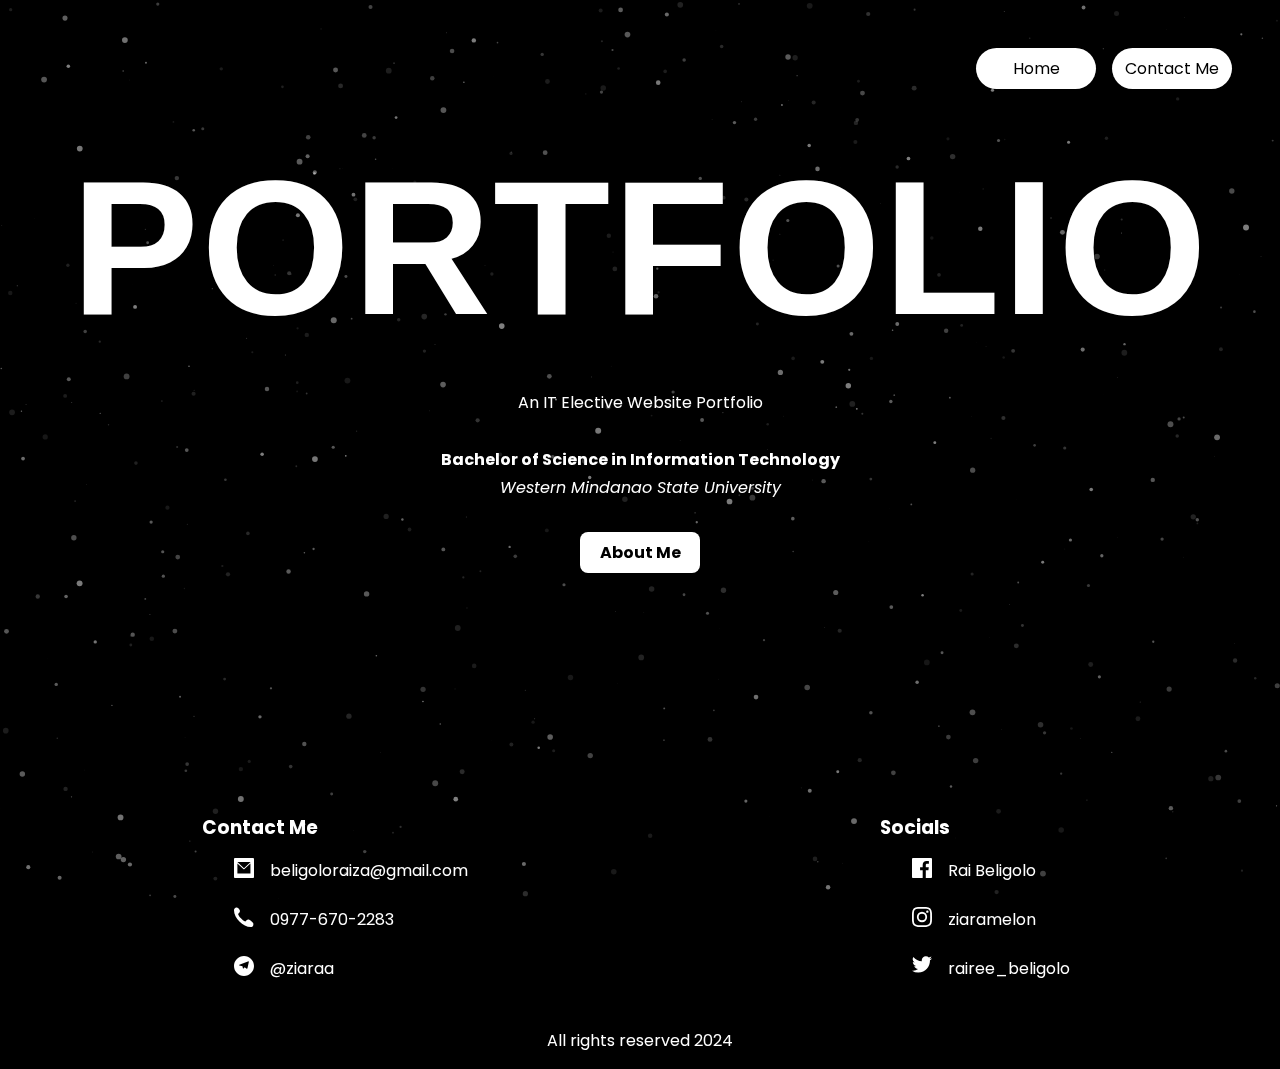
<file: index.html>
<!DOCTYPE html>
<html lang="en">
<head>
    <meta charset="UTF-8">
    <meta name="viewport" content="width=device-width, initial-scale=1.0">
    <title>My Portfolio | Raiza Beligolo</title>

    <link rel="stylesheet" href="utils.css">
    <link rel="stylesheet" href="style.css">

    <link rel="icon" type="image/png" sizes="32x32" href="img/rai_icon.jpg">
</head>
<body>
    
    <div id="bg"></div>

    <header>
        <svg class="menu" width="20" height="20" xmlns="http://www.w3.org/2000/svg" viewBox="0 0 20 20">
            <path 
              d="M2 4.5h16a1 1 0 1 0 0-2H2a1 1 0 1 0 0 2zm0 6h16a1 1 0 1 0 0-2H2a1 1 0 1 0 0 2zm0 6h16a1 1 0 1 0 0-2H2a1 1 0 1 0 0 2z" 
              fill="#fff" 
              fill-rule="nonzero"
            />
        </svg>
          
        <nav>
            <a class="head" href="#">Home</a>
            <a class="head" href="#contact">Contact Me</a>
        </nav>
    </header>

    <div class="menu_link">
        <a class="linkss" href="#">Home</a>
        <a class="linkss" href="#contact">Contact Me</a>
    </div>

    <main id="main">
        <h1 class="title">PORTFOLIO</h1>

        <div class="info">
            <p>An IT Elective Website Portfolio</p>
            <div class="wmsu">
                <p>Bachelor of Science in Information Technology</p>
                <i>Western Mindanao State University</i>
            </div>
            <a href="projects/about.html" class="about">About Me</a>

        </div>
    </main>

    <footer id="contact">
        <div class="con">
            <h3>Contact Me</h3>
            <div class="wrapper">

                <div class="social">
                    <svg width="20" height="20" xmlns="http://www.w3.org/2000/svg" viewBox="0 0 20 20">
                        <path 
                          d="M1.104 0C0.494 0 0 .494 0 1.104v17.792C0 19.506.494 20 1.104 20h17.792c.61 0 1.104-.494 1.104-1.104V1.104C20 .494 19.506 0 18.896 0H1.104zm2.29 4h13.212L10 10.21 3.394 4zm0 1.395l6.24 5.748c.154.142.41.142.564 0l6.24-5.748v10.211H3.394V5.395z" 
                          fill="#fff" 
                          fill-rule="nonzero"
                        />
                    </svg>
                    <p>beligoloraiza@gmail.com</p>
                </div>
    
                <div class="social">
                    <svg width="20" height="20" xmlns="http://www.w3.org/2000/svg" viewBox="0 0 20 20">
                        <path 
                          d="M15.296 12.752c-.922-.456-2.028-.225-2.717.465l-1.181 1.181c-1.743-.606-3.234-1.712-4.432-3.198C5.77 10.234 4.667 8.743 4.06 7l1.181-1.181c.69-.69.921-1.795.465-2.717L4.38 1.332C3.637.59 2.484.39 1.565.8.618 1.222 0 2.15 0 3.171 0 11.036 8.964 20 16.828 20c1.02 0 1.95-.618 2.371-1.565.412-.918.212-2.072-.532-2.815l-1.789-1.789z" 
                          fill="#fff" 
                          fill-rule="nonzero"
                        />
                    </svg>
                    <p>0977-670-2283</p>
                </div>
    
                <div class="social">
                    <svg width="20" height="20" xmlns="http://www.w3.org/2000/svg" viewBox="0 0 20 20">
                        <path 
                          d="M0 10c0 5.523 4.477 10 10 10s10-4.477 10-10S15.523 0 10 0 0 4.477 0 10zm14.508-4.573c.205-.106.421.13.372.35l-1.422 6.54c-.07.326-.458.477-.751.31l-2.076-1.318-1.09 1.066c-.225.22-.598.081-.661-.23l-.393-1.935L5.32 9.405c-.29-.105-.29-.519.004-.615l8.586-3.363a.317.317 0 01.598.1z" 
                          fill="#fff" 
                          fill-rule="nonzero"
                        />
                    </svg>  
                    <p>@ziaraa</p>
                </div>
            </div>
        </div>

        <div class="socmed">
            <h3>Socials</h3>

            <div class="wrapper">

                <div class="social">
                    <svg width="20" height="20" xmlns="http://www.w3.org/2000/svg"><path d="M18.896 0H1.104C.494 0 0 .494 0 1.104v17.793C0 19.506.494 20 1.104 20h9.58v-7.745H8.076V9.237h2.606V7.01c0-2.583 1.578-3.99 3.883-3.99 1.104 0 2.052.082 2.329.119v2.7h-1.598c-1.254 0-1.496.597-1.496 1.47v1.928h2.989l-.39 3.018h-2.6V20h5.098c.608 0 1.102-.494 1.102-1.104V1.104C20 .494 19.506 0 18.896 0z" fill="#fff" fill-rule="nonzero"/></svg>
                    <p>Rai Beligolo</p>
                </div>
    
                <div class="social">
                    <svg width="20" height="20" xmlns="http://www.w3.org/2000/svg"><path d="M10 1.802c2.67 0 2.987.01 4.042.059 2.71.123 3.975 1.409 4.099 4.099.048 1.054.057 1.37.057 4.04 0 2.672-.01 2.988-.057 4.042-.124 2.687-1.387 3.975-4.1 4.099-1.054.048-1.37.058-4.041.058-2.67 0-2.987-.01-4.04-.058-2.718-.124-3.977-1.416-4.1-4.1-.048-1.054-.058-1.37-.058-4.041 0-2.67.01-2.986.058-4.04.124-2.69 1.387-3.977 4.1-4.1 1.054-.048 1.37-.058 4.04-.058zM10 0C7.284 0 6.944.012 5.877.06 2.246.227.227 2.242.061 5.877.01 6.944 0 7.284 0 10s.012 3.057.06 4.123c.167 3.632 2.182 5.65 5.817 5.817 1.067.048 1.407.06 4.123.06s3.057-.012 4.123-.06c3.629-.167 5.652-2.182 5.816-5.817.05-1.066.061-1.407.061-4.123s-.012-3.056-.06-4.122C19.777 2.249 17.76.228 14.124.06 13.057.01 12.716 0 10 0zm0 4.865a5.135 5.135 0 100 10.27 5.135 5.135 0 000-10.27zm0 8.468a3.333 3.333 0 110-6.666 3.333 3.333 0 010 6.666zm5.338-9.87a1.2 1.2 0 100 2.4 1.2 1.2 0 000-2.4z" fill="#fff" fill-rule="nonzero"/></svg>
                    <p>ziaramelon</p>
                </div>
    
                <div class="social">
                    <svg width="20" height="17" xmlns="http://www.w3.org/2000/svg"><path d="M20 2.172a8.192 8.192 0 01-2.357.646 4.11 4.11 0 001.805-2.27 8.22 8.22 0 01-2.606.996A4.096 4.096 0 0013.847.248c-2.65 0-4.596 2.472-3.998 5.037A11.648 11.648 0 011.392 1a4.109 4.109 0 001.27 5.478 4.086 4.086 0 01-1.858-.513c-.045 1.9 1.318 3.679 3.291 4.075a4.113 4.113 0 01-1.853.07 4.106 4.106 0 003.833 2.849A8.25 8.25 0 010 14.658a11.616 11.616 0 006.29 1.843c7.618 0 11.923-6.434 11.663-12.205A8.354 8.354 0 0020 2.172z" fill="#fff" fill-rule="nonzero"/></svg>
                    <p>rairee_beligolo</p>
                </div>
            </div>
        </div>

        <span>All rights reserved 2024</span>
    </footer>


    <script type="text/javascript" src="particles.min.js"></script>
    <script src="script.js"></script>

    <script src="menu.js"></script>
</body>
</html>
</file>
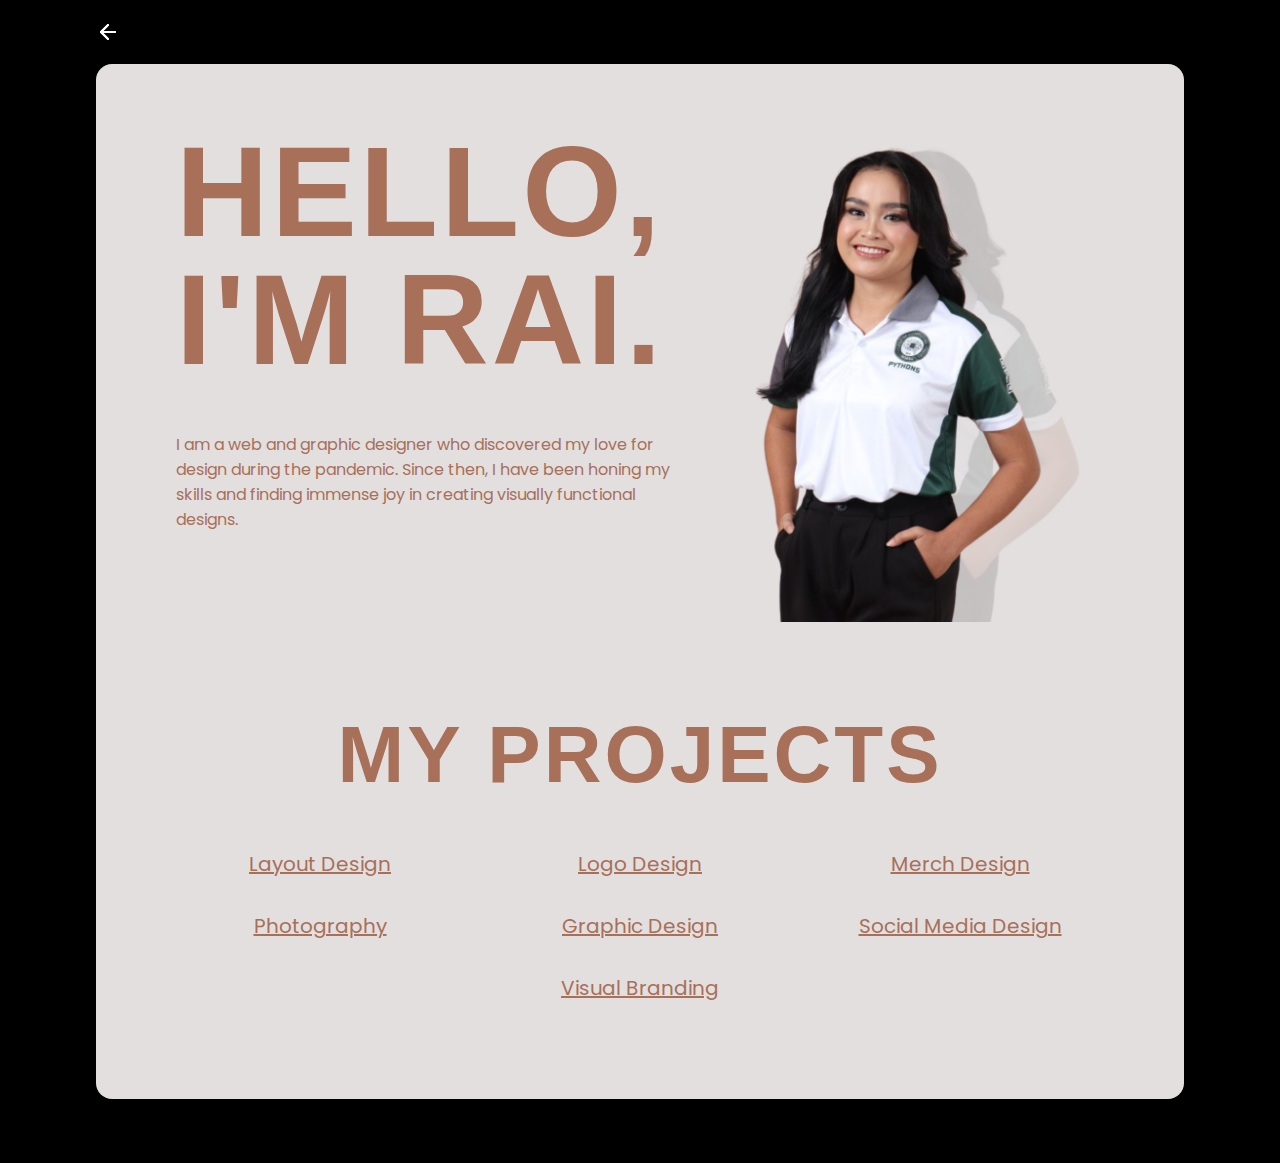
<file: projects/about.html>
<!DOCTYPE html>
<html lang="en">
<head>
    <meta charset="UTF-8">
    <meta name="viewport" content="width=device-width, initial-scale=1.0">
    <title>About | Raiza Beligolo</title>


    <link rel="icon" type="image/png" sizes="32x32" href="../img/rai_icon.jpg">
    <link rel="stylesheet" href="../utils.css">
    <link rel="stylesheet" href="styles/about.css">


</head>
<body>
    <!-- arrow right -->
    <!-- <svg xmlns="http://www.w3.org/2000/svg" width="24" height="24" viewBox="0 0 24 24" fill="none" stroke="currentColor" stroke-width="2" stroke-linecap="round" stroke-linejoin="round" class="feather feather-arrow-right">
        <line x1="5" y1="12" x2="19" y2="12"></line>
        <polyline points="12 5 19 12 12 19"></polyline>
    </svg> -->
    
    

    <section class="container">
        <a class="home__arrow" href="../index.html">
            <svg xmlns="http://www.w3.org/2000/svg" width="24" height="24" viewBox="0 0 24 24" fill="none" stroke="currentColor" stroke-width="2" stroke-linecap="round" stroke-linejoin="round" class="feather feather-arrow-left">
                <line x1="19" y1="12" x2="5" y2="12"></line>
                <polyline points="12 19 5 12 12 5"></polyline>
            <path d="M19 12H5M12 19l-7-7 7-7"/>
            </svg>
        </a>
        
        <div class="wrapper">
            <div class="hero">
                <div class="hero__container">
                    <div class="hero__text">
                        <h1>hello,</h1>
                        <h1>i'm rai.</h1>
                    </div>
            
                    <div class="hero__description">
                        <p>I am a web and graphic designer who discovered my love for design during the pandemic. Since then, I have been honing my skills and finding immense joy in creating visually functional designs.</p>
                    </div>
                </div>
        
                <div class="hero__img">
                    <img class="mainPic" src="../img/MyYPICTURE.png" alt="">
                </div>
            </div>

            <div class="project" id="project">
                <div class="project__text">
                    <h2>MY PROJECTS</h2>
                </div>

                <ul class="project__list">
                    <li><a href="layout.html">Layout Design</a></li>
                    <li><a href="logo.html">Logo Design</a></li>
                    <li><a href="merch.html">Merch Design</a></li>
                    <li><a href="photography.html">Photography</a></li>
                    <li><a href="graphic.html">Graphic Design</a></li>
                    <li><a href="social.html">Social Media Design</a></li>
                    <li><a href="visual.html">Visual Branding</a></li>
                </ul>
            </div>
        </div>
        
    </section>


</body>
</html>
</file>
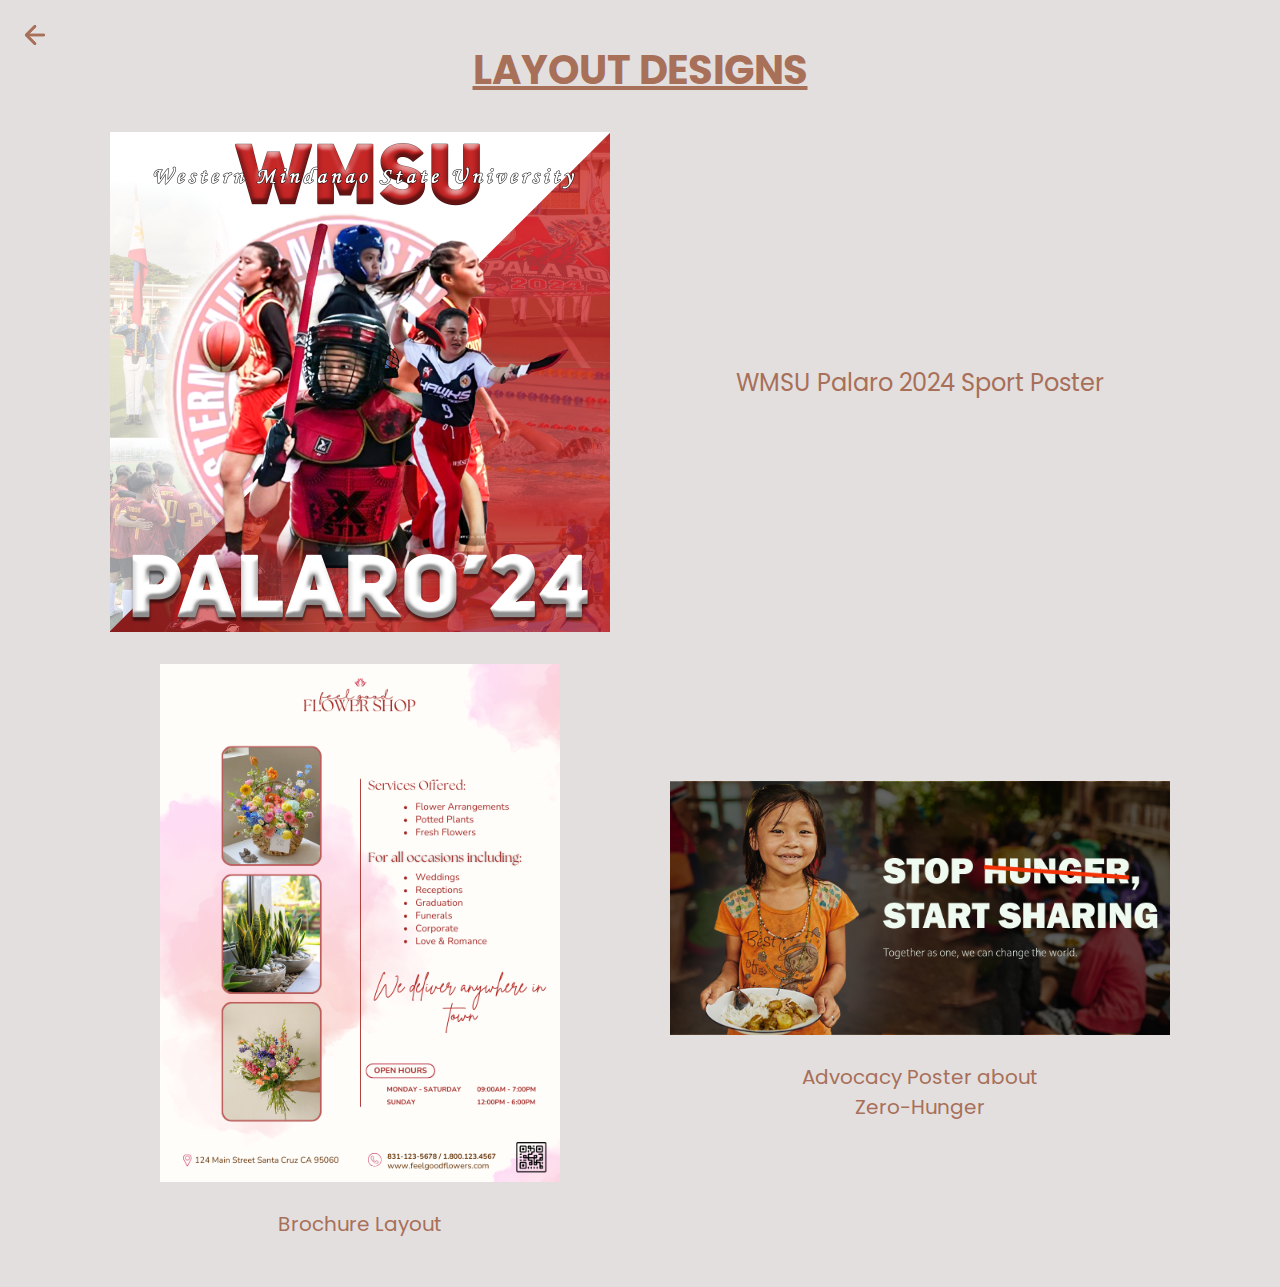
<file: projects/layout.html>
<!DOCTYPE html>
<html lang="en">
<head>
    <meta charset="UTF-8">
    <meta name="viewport" content="width=device-width, initial-scale=1.0">
    <title>Layout Design | Raiza Beligolo</title>

    <link rel="icon" type="image/png" sizes="32x32" href="../img/rai_icon.jpg">
    <link rel="stylesheet" href="../utils.css">
    <link rel="stylesheet" href="../projects/styles/layout.css">

</head>
<body>

    <a class="backBtn" href="about.html#project">
        <svg xmlns="http://www.w3.org/2000/svg" width="30" height="30" viewBox="0 0 24 24" fill="none" stroke="currentColor" stroke-width="2" stroke-linecap="round" stroke-linejoin="round" class="feather feather-arrow-left">
            <line x1="19" y1="12" x2="5" y2="12"></line>
            <polyline points="12 19 5 12 12 5"></polyline>
        <path d="M19 12H5M12 19l-7-7 7-7"/>
        </svg>
    </a>

    <h3>LAYOUT DESIGNS</h3>
    <div class="poster container">
        <img class="poster__img" src="../img/Sportposter.png" alt="">
        <p class="poster__title">WMSU Palaro 2024 Sport Poster</p>
    </div>

    <div class="layouts container">
        <div class="brochure">
            <img class="brochure__img" src="../img/BrochureLayout.png" width="50px" alt="">
            <p class="brochure__title">Brochure Layout</p>
        </div>

        <div class="advocacy">
            <img class="advocacy__img" src="../img/AdvocacyPoster.png" width="50px" alt="">
            <p class="advocacy__title">Advocacy Poster about <br> Zero-Hunger</p>
        </div>
    </div>
    
</body>
</html>
</file>
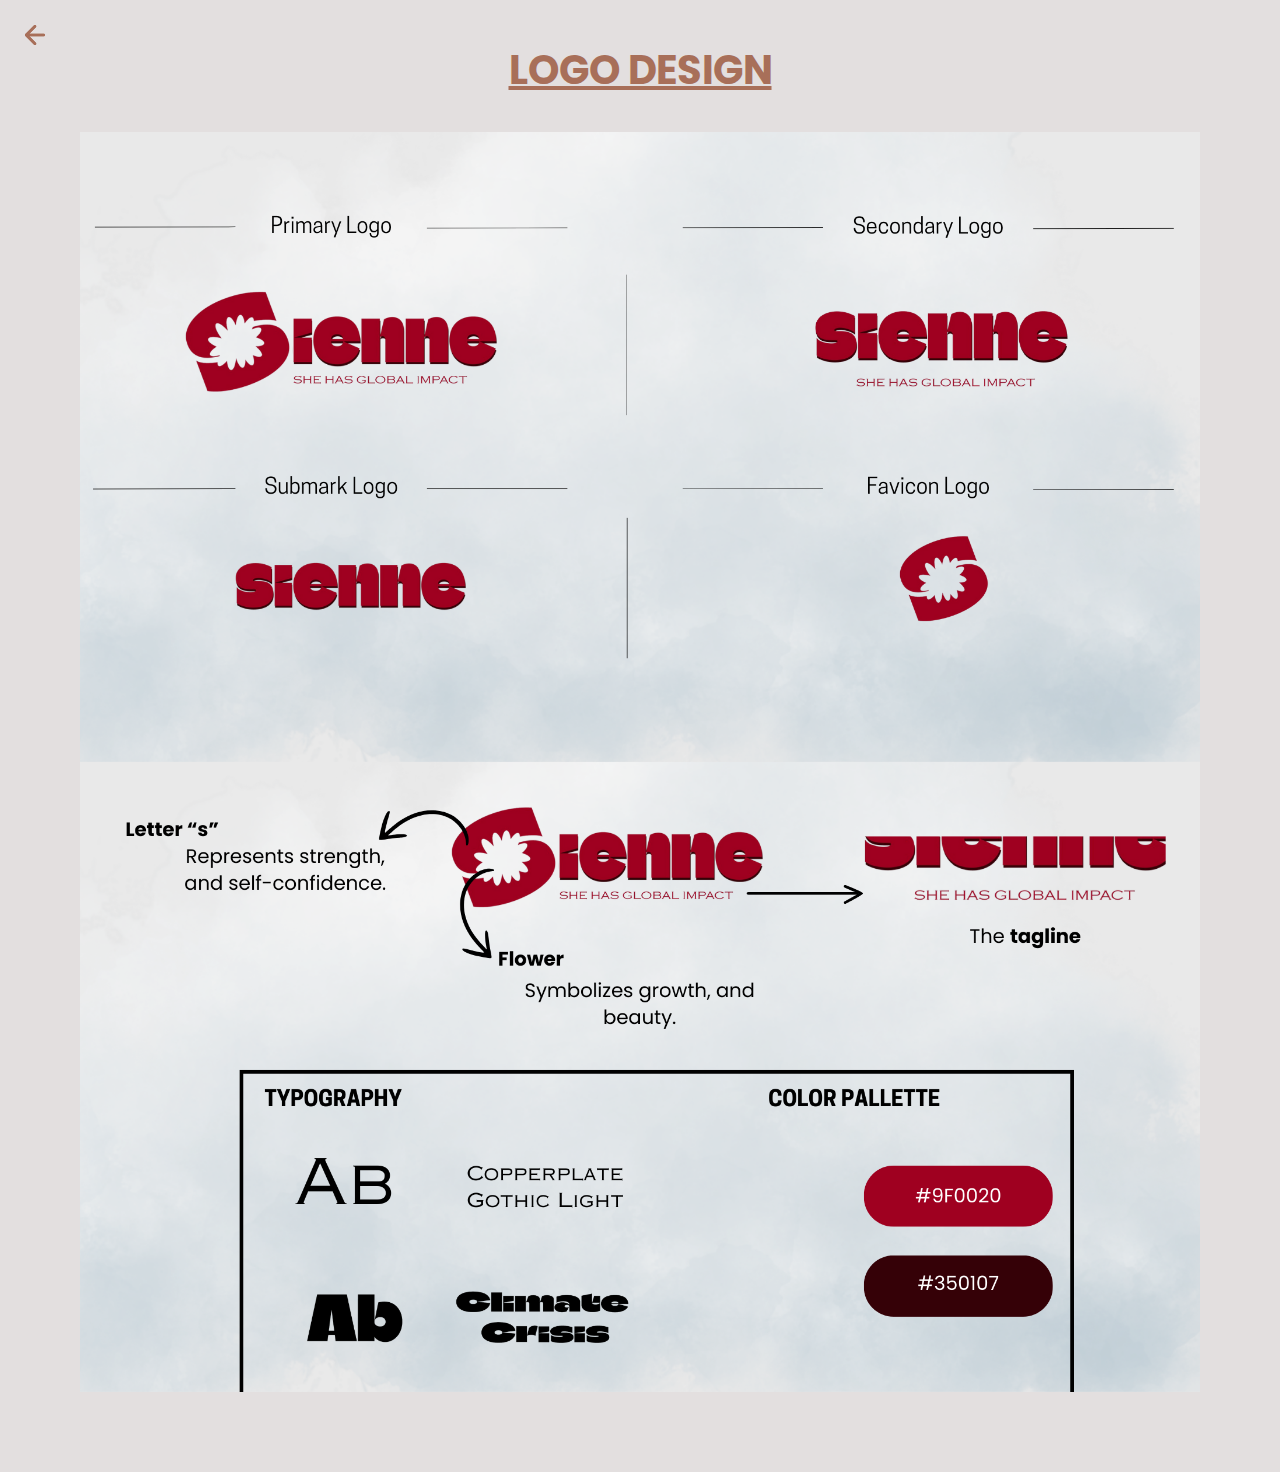
<file: projects/logo.html>
<!DOCTYPE html>
<html lang="en">
<head>
    <meta charset="UTF-8">
    <meta name="viewport" content="width=device-width, initial-scale=1.0">
    <title>Logo Design | Raiza Beligolo</title>

    <link rel="icon" type="image/png" sizes="32x32" href="../img/rai_icon.jpg">
    <link rel="stylesheet" href="../utils.css">
    <link rel="stylesheet" href="../projects/styles/layout.css">

</head>
<body>

    <a class="backBtn" href="about.html#project">
        <svg xmlns="http://www.w3.org/2000/svg" width="30" height="30" viewBox="0 0 24 24" fill="none" stroke="currentColor" stroke-width="2" stroke-linecap="round" stroke-linejoin="round" class="feather feather-arrow-left">
            <line x1="19" y1="12" x2="5" y2="12"></line>
            <polyline points="12 19 5 12 12 5"></polyline>
        <path d="M19 12H5M12 19l-7-7 7-7"/>
        </svg>
    </a>

    <h3>LOGO DESIGN</h3>
    <div class="logo container">
        <img src="../img/logoDesign.png" alt="" class="logo__img">
        <img src="../img/Logodesign2.png" alt="" class="logo__img">
    </div>
    
</body>
</html>
</file>
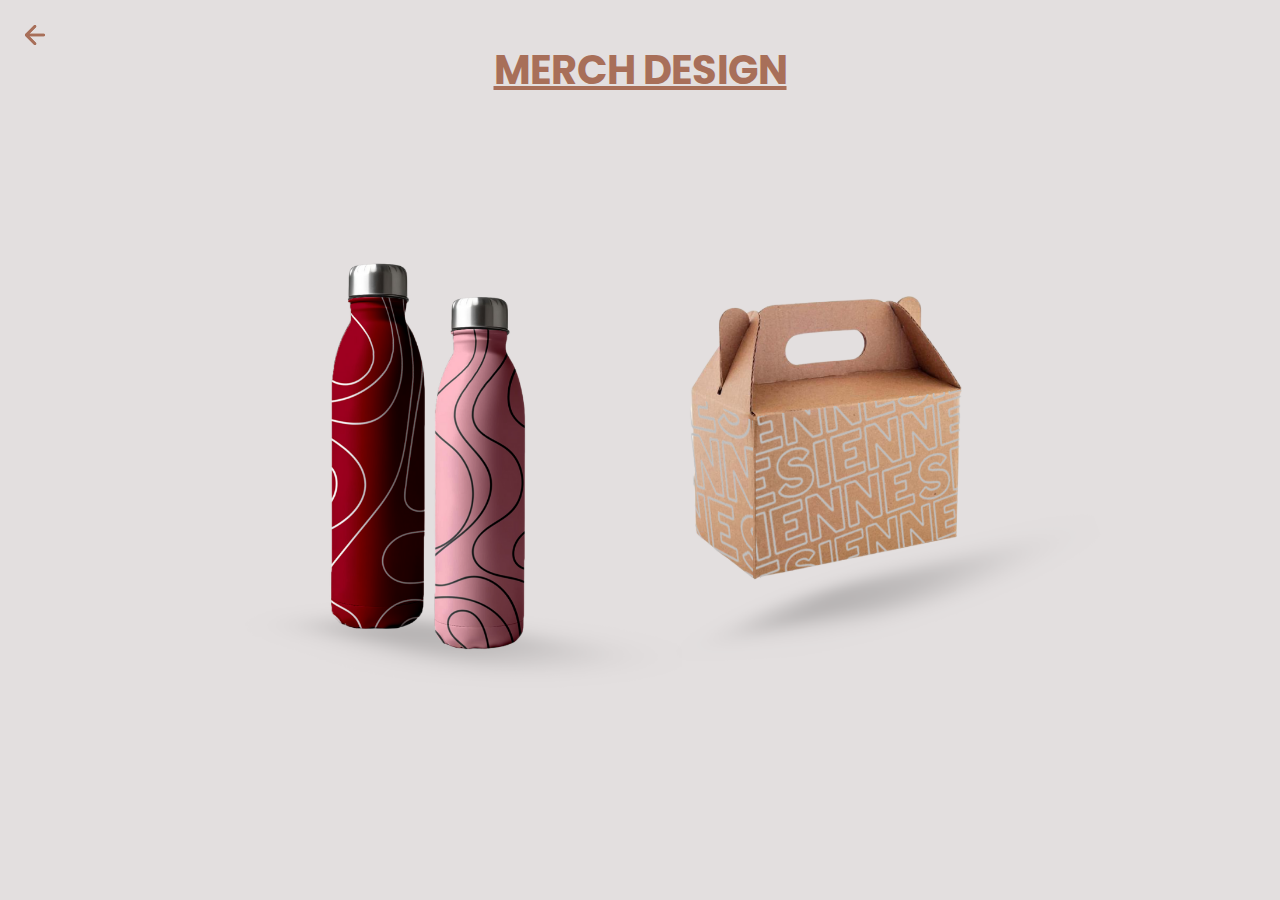
<file: projects/merch.html>
<!DOCTYPE html>
<html lang="en">
<head>
    <meta charset="UTF-8">
    <meta name="viewport" content="width=device-width, initial-scale=1.0">
    <title>Merch Design | Raiza Beligolo</title>

    <link rel="icon" type="image/png" sizes="32x32" href="../img/rai_icon.jpg">
    <link rel="stylesheet" href="../utils.css">
    <link rel="stylesheet" href="../projects/styles/layout.css">
</head>
<body>

    <a class="backBtn" href="about.html#project">
        <svg xmlns="http://www.w3.org/2000/svg" width="30" height="30" viewBox="0 0 24 24" fill="none" stroke="currentColor" stroke-width="2" stroke-linecap="round" stroke-linejoin="round" class="feather feather-arrow-left">
            <line x1="19" y1="12" x2="5" y2="12"></line>
            <polyline points="12 19 5 12 12 5"></polyline>
        <path d="M19 12H5M12 19l-7-7 7-7"/>
        </svg>
    </a>

    <h3>MERCH DESIGN</h3>
    <div class="logo container">
        <img src="../img/merchDesign.png" alt="" class="logo__img">
    </div>
    
</body>
</html>
</file>
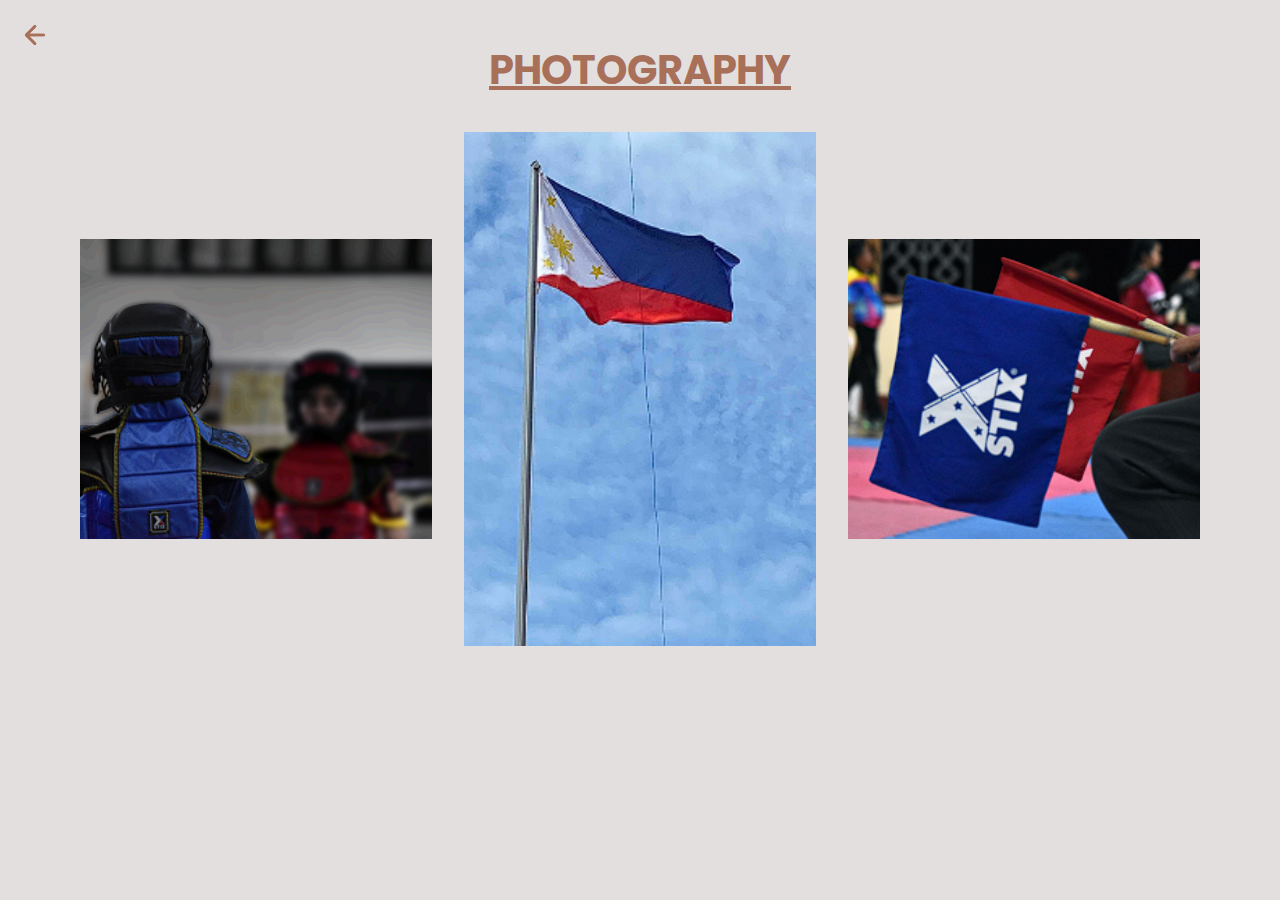
<file: projects/photography.html>
<!DOCTYPE html>
<html lang="en">
<head>
    <meta charset="UTF-8">
    <meta name="viewport" content="width=device-width, initial-scale=1.0">
    <title>Photography | Raiza Beligolo</title>

    <link rel="icon" type="image/png" sizes="32x32" href="../img/rai_icon.jpg">
    <link rel="stylesheet" href="../utils.css">
    <link rel="stylesheet" href="../projects/styles/layout.css">
</head>
<body>
    
    <a class="backBtn" href="about.html#project">
        <svg xmlns="http://www.w3.org/2000/svg" width="30" height="30" viewBox="0 0 24 24" fill="none" stroke="currentColor" stroke-width="2" stroke-linecap="round" stroke-linejoin="round" class="feather feather-arrow-left">
            <line x1="19" y1="12" x2="5" y2="12"></line>
            <polyline points="12 19 5 12 12 5"></polyline>
        <path d="M19 12H5M12 19l-7-7 7-7"/>
        </svg>
    </a>

    <h3>PHOTOGRAPHY</h3>
    <div class="logo container photo">
        <img src="../img/photography2.png" alt="" class="photo__img">
        <img src="../img/Photography1.png" alt="" class="photo__img">
        <img src="../img/photography3.png" alt="" class="photo__img">
    </div>

</body>
</html>
</file>
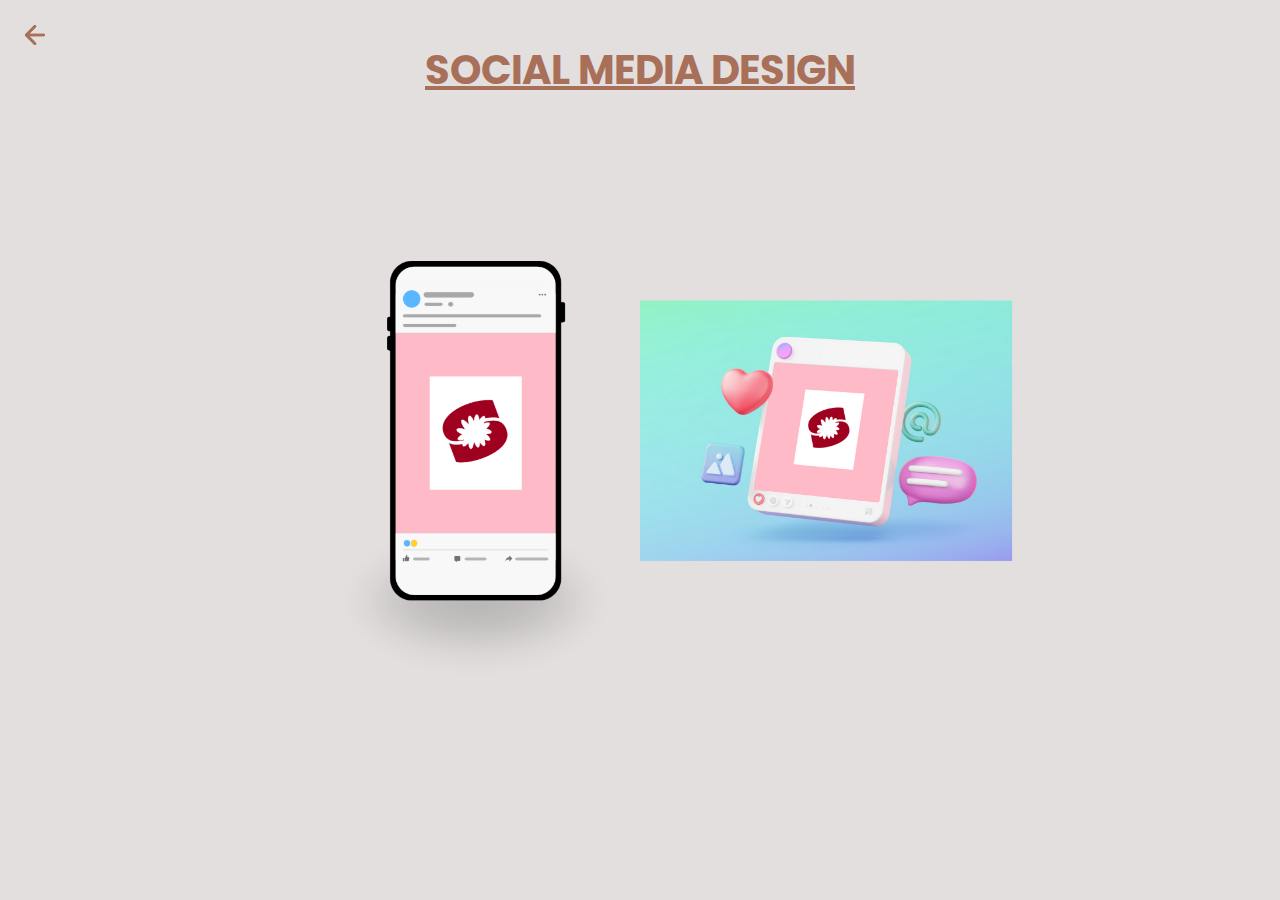
<file: projects/social.html>
<!DOCTYPE html>
<html lang="en">
<head>
    <meta charset="UTF-8">
    <meta name="viewport" content="width=device-width, initial-scale=1.0">
    <title>Social Media Design | Raiza Beligolo</title>

    <link rel="icon" type="image/png" sizes="32x32" href="../img/rai_icon.jpg">
    <link rel="stylesheet" href="../utils.css">
    <link rel="stylesheet" href="../projects/styles/layout.css">

</head>
<body>

    <a class="backBtn" href="about.html#project">
        <svg xmlns="http://www.w3.org/2000/svg" width="30" height="30" viewBox="0 0 24 24" fill="none" stroke="currentColor" stroke-width="2" stroke-linecap="round" stroke-linejoin="round" class="feather feather-arrow-left">
            <line x1="19" y1="12" x2="5" y2="12"></line>
            <polyline points="12 19 5 12 12 5"></polyline>
        <path d="M19 12H5M12 19l-7-7 7-7"/>
        </svg>
    </a>

    <h3>SOCIAL MEDIA DESIGN</h3>
    <div class="logo container">
        <img src="../img/Socialmediadesign.png" alt="" class="logo__img">
    </div>
    
</body>
</html>
</file>
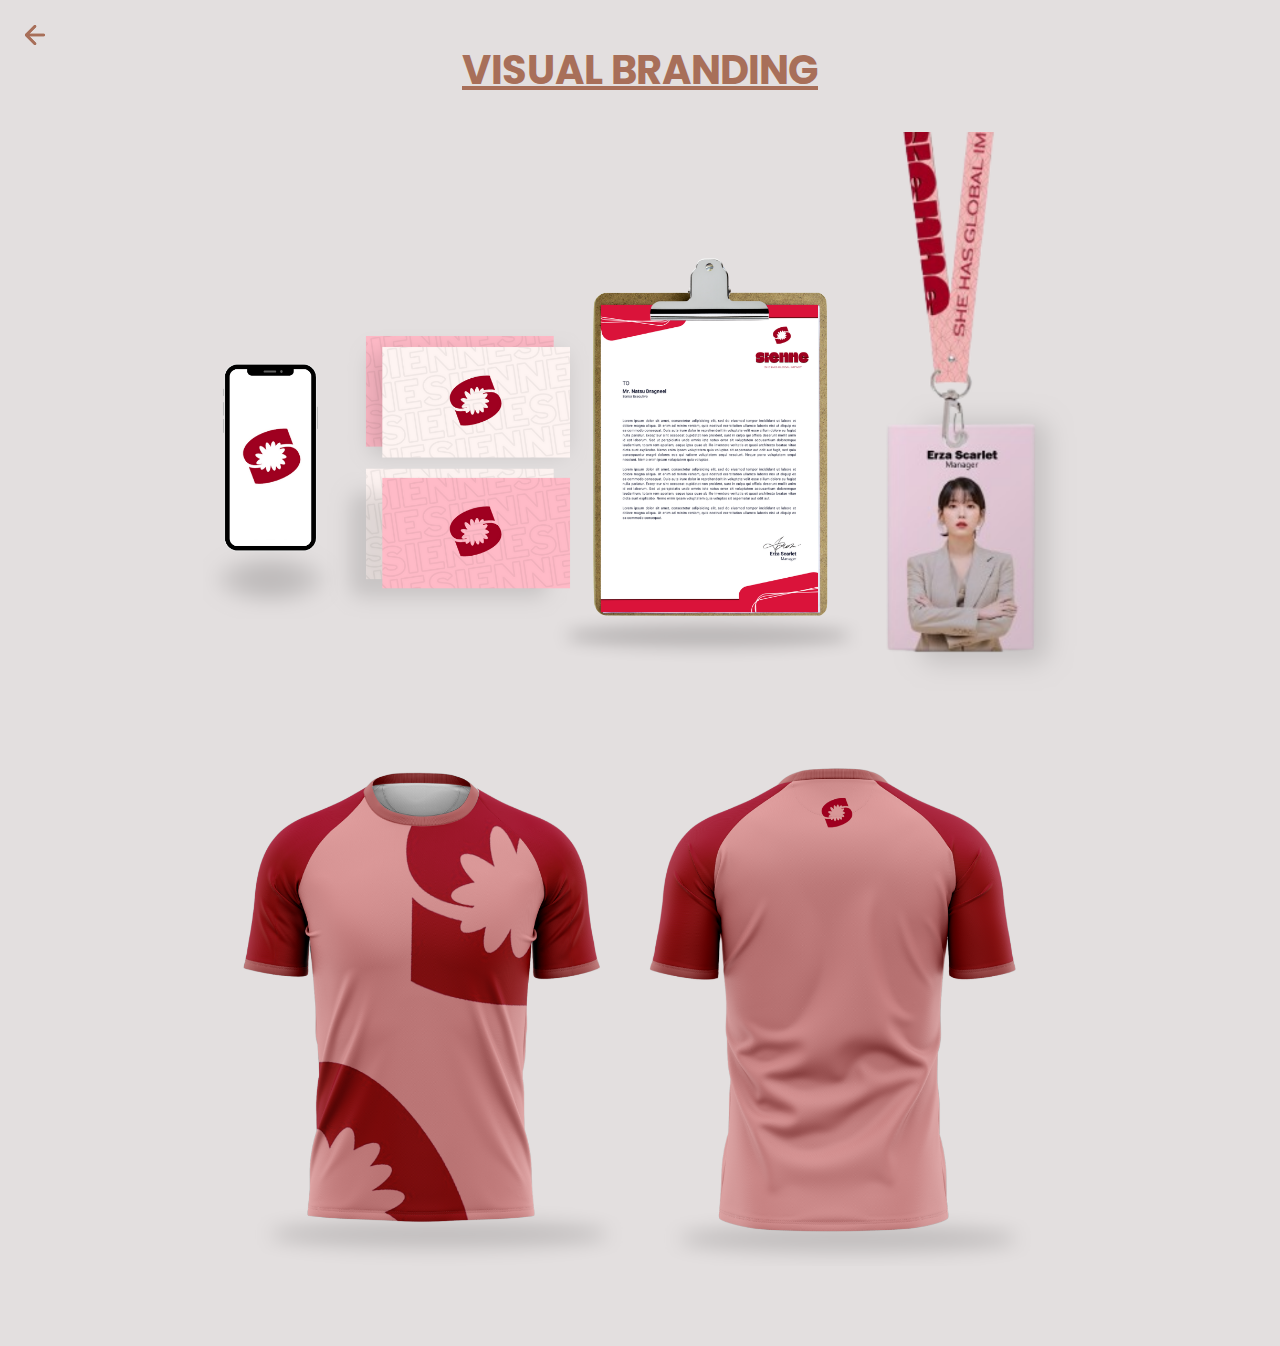
<file: projects/visual.html>
<!DOCTYPE html>
<html lang="en">
<head>
    <meta charset="UTF-8">
    <meta name="viewport" content="width=device-width, initial-scale=1.0">
    <title>Visual Branding | Raiza Beligolo</title>

    <link rel="icon" type="image/png" sizes="32x32" href="../img/rai_icon.jpg">
    <link rel="stylesheet" href="../utils.css">
    <link rel="stylesheet" href="../projects/styles/layout.css">

</head>
<body>

    <a class="backBtn" href="about.html#project">
        <svg xmlns="http://www.w3.org/2000/svg" width="30" height="30" viewBox="0 0 24 24" fill="none" stroke="currentColor" stroke-width="2" stroke-linecap="round" stroke-linejoin="round" class="feather feather-arrow-left">
            <line x1="19" y1="12" x2="5" y2="12"></line>
            <polyline points="12 19 5 12 12 5"></polyline>
        <path d="M19 12H5M12 19l-7-7 7-7"/>
        </svg>
    </a>

    <h3>VISUAL BRANDING</h3>
    <div class="logo container">
        <img src="../img/VisualBranding.png" alt="" class="visual__img">
        <img src="../img/Visualbranding2.png" alt="" class="visual__img">
    </div>
    
</body>
</html>
</file>
<file: utils.css>
@import url('https://fonts.googleapis.com/css2?family=Barlow:ital,wght@0,100;0,200;0,300;0,400;0,500;0,600;0,700;0,800;0,900;1,100;1,200;1,300;1,400;1,500;1,600;1,700;1,800;1,900&family=Fraunces:ital,opsz,wght@0,9..144,100..900;1,9..144,100..900&family=Poppins:ital,wght@0,100;0,200;0,300;0,400;0,500;0,600;0,700;0,800;0,900;1,100;1,200;1,300;1,400;1,500;1,600;1,700;1,800;1,900&family=Roboto:ital,wght@0,100;0,300;0,400;0,500;0,700;0,900;1,100;1,300;1,400;1,500;1,700;1,900&display=swap');


*,
*::before,
*::after {
    margin: 0;
    padding: 0;
    box-sizing: border-box;
    font-family: "Poppins", sans-serif;
}

html {
    scroll-behavior: smooth; 
}


#bg {
    position: absolute;
    top: 0;
    left: 0;
    bottom: 0;
    right: 0;
    z-index: -1;
}

:root {
    /* font style */
    --font-impact: Impact, Haettenschweiler, 'Arial Narrow Bold', sans-serif;

    /* font size */
    --size-xxs: 0.5rem;  /*10px*/
    --size-xs: 0.75rem; /*12px*/
    --size-sm: 0.875rem; /*14px*/
    --size-base: 1rem;  /*16px*/
    --size-lg: 1.125rem; /* 18px*/
    --size-xl: 1.25rem;  /*20px*/
    --size-2xl: 1.5rem; /*24px*/
    --size-3xl: 1.875rem; /*30px*/
    --size-4xl: 2.5rem;  /*40px*/
    --size-5xl: 3rem; 
    --size-6xl: 3.75rem; 
    --size-7xl: 5rem;  /*80px*/
    --size-8xl: 6rem; 
    --size-9xl: 8rem; 
    --size-10xl: 10rem; 
    --size-12xl: 12rem;

    /* colors */
    --background: #e3dfdf;
    --fontColor: #a86f59;
}



body {
    background-color: black;
    /* height: 100vh; */
}


.backBtn {
    color: var(--fontColor);
    text-align: center;
    position: fixed;
    top: 20px;
    left: 20px;
    transition: all 0.3s ease;

    &:hover {
        color: #000;
    }
}



/* responsive */
/* @media screen and (max-width: 1232px) {
    
}

@media screen and (max-width: 1200px) {
   
}


@media screen and (max-width: 992px) {
    
}

@media screen and (max-width: 768px) {
    
}

@media screen and (max-width: 600px) {
    
}

@media screen and (max-width: 480px) {
    
}

@media screen and (max-width: 380px) {
    
}

@media screen and (max-width: 320px) {
    
} */
</file>
<file: style.css>
header {
    position: sticky;
    top: 0;
    left: 0;
    width: 100%;
    padding: 3em;
}

header nav {
    /* background-color: red; */
    display: flex;
    justify-content: flex-end;
    gap: 1em;
}

h1, p, i, h3 {
    color: white;
}

.title {
    font-family: var(--font-impact);
    font-size: var(--size-12xl);
    letter-spacing: 2px;
}

a {
    text-decoration: none;
    background-color: white;
    color: black;
    padding: .5em .8em;
    border-radius: 1.5em;
    width: 120px;
    text-align: center;
    transition: all 0.3s ease;

    &:hover {
        transform: translateY(-5px);
    }
}

a.about {
    border-radius: .5em;
    font-weight: bold;
}


main {
    display: grid;
    place-items: center;
}

.info {
    margin-top: 2em;
    display: flex;
    flex-direction: column;
    align-items: center;
    text-align: center;
    gap: 2em;

    .wmsu {
        p {
            margin-bottom: .2em;
            font-weight: bold;
        }
    }
}

footer {
    /* background-color: red; */
    padding-bottom: 5em;
    margin-top: 15em;
    display: flex;
    justify-content: space-around;
    position: relative;
}

.social {
    display: flex;
    gap: 1em;
    padding: 1em .5em .5em 2em;
}

span {
    position: absolute;
    color: white;
    bottom: 0;
    padding-bottom: 1em;
}

.menu {
    display: none;  
}

.menu_link {
    display: none;
}



/* responsive */
@media screen and (max-width: 1232px) {
    
}

@media screen and (max-width: 1200px) {
    footer {
        margin-top: 10em;
    }
}


@media screen and (max-width: 992px) {
    .title {
        font-size: var(--size-10xl);
    }

}

@media screen and (max-width: 768px) {
    .title {
        font-size: var(--size-9xl);
    }
}

@media screen and (max-width: 600px) {
    .title {
        font-size: var(--size-8xl);
    }

    main {
        margin-top: 5em;
    }

    footer {
        display: flex;
        flex-direction: column;
        align-items: center;
    }

    .con, .socmed {
        text-align: center;
        width: 100%;
    }

    .con {
        margin-top: 5em;
    }

    .socmed {
        margin-top: 3em;
    }

    .wrapper {
        margin-top: 1em;
        display: flex;
        flex-direction: column;
        align-items: center;
        gap: 1em;
    }

    .social {
        padding: 0;
    }
}

@media screen and (max-width: 480px) {
    main {
        margin-top: 8em;
    }
    
    .title {
        font-size: var(--size-7xl);
    }

    .head {
        display: none;
    }

    .con {
        margin-top: 7em;
    }

    .menu {
        position: absolute;
        right: 15px;
        top: 50%;
        transform: translateY(-50%);
        display: block;
    }

    .menu_link {
        background-color: white;
        position: absolute;
        position: fixed;
        /* top: 50%; */
        /* left: 50%; */
        left: 50%;
        top: 15%;
        transform: translateX(-50%);
        /* transform: translate(-50%, -50%); */
        padding: 10em;
        display: flex;
        align-items: center;
        flex-direction: column;
        gap: 2em;
        width: 85%;
        z-index: 999;
        display: none;

        a {
            background-color: black;
            color: white;
        }

        
    }

    .menu_link::before {
        content: "";
        position: absolute;
        right: 0;
        bottom: 99%;
        border: 25px solid;
        border-color: #0000 white white #0000;
    }
}

@media screen and (max-width: 380px) {
    .title {
        font-size: var(--size-5xl);
    }

    .info {
        p, i {
            /* color: red; */
            font-size: var(--size-xs);
        }

    }

    .menu_link {
        width: 80%;
    }

    .con {
        margin-top: 10em;
    }
}

@media screen and (max-width: 320px) {
    .menu_link {
        padding: 8em;
    }
}
</file>
<file: projects/styles/about.css>
.home__arrow {
    color: white;
    position: absolute;
    top: 20px;
}

h1, p, h2 {
    color: var(--fontColor);
}

.container {
    padding: 4em 6em;
}

.wrapper {
    background-color: var(--background);
    padding: 2em;
    border-radius: 1em;
}

.hero {
    display: grid;
    grid-template-columns: 2fr 1.5fr;
}


.hero__container {
    display: flex;
    flex-direction: column;
    gap: 3em;
    /* border: 1px solid green; */
    padding-left: 3em;
    padding-top: 2em;
    /* padding-right: 2em; */
}

.hero__text {
    h1 {
        font-family: var(--font-impact);
        text-transform: uppercase;
        font-size: var(--size-9xl);
        letter-spacing: 3px;
        line-height: 1;
    }
}

.hero__description {
    width: 100%;
    padding-right: 1em;
}

.hero__img {

    img {
        /* width: 100%; */
        max-width: 500px;
        height: 525.9px;
    }
}


/* project */
.project {
    margin-top: 5em;
    margin-bottom: 4em;
}

.project__text {
    h2 {
        font-size: var(--size-7xl);
        font-family: var(--font-impact);
        letter-spacing: 3px;
        text-align: center;
    }
}

.project__list {
    margin-top: 3em;
    list-style: none;
    padding-inline: 3em;
    /* border: 2px solid; */
    display: grid;
    grid-template-columns: repeat(3, 1fr);
    place-items: center;
    gap: 2em;
    
    li a {
        color: var(--fontColor);
        font-size: var(--size-xl);
        transition: 0.3s ease;
        /* text-decoration: none; */
        position: relative;

        &:hover {
            color: black;
        }

        /* &::after {
            content: "";
            position: absolute;
            bottom: -3px;
            left: 50%;
            transform: translateX(-50%);
            width: 120px;
            height: 2px;
            background-color: var(--fontColor);
            transition: width 0.3s;
        } */
    }

    
    li:nth-child(7) {
        grid-column: span 3;
    }

}


/* responsive */
@media screen and (max-width: 1232px) {
    
}

@media screen and (max-width: 1200px) {
   
}

@media screen and (max-width: 1130px) {
    .hero__text {
        h1 {
            font-size: var(--size-8xl);
        }
    }

    .project__text {
        h2 {
            font-size: var(--size-6xl);
        }
    }

}

@media screen and (max-width: 1035px) {
    .hero__text {
        margin-top: 2em;

        h1 {
            font-size: var(--size-7xl);
        }
    }

    .project__text {
        h2 {
            font-size: var(--size-5xl);
        }
    }
}



@media screen and (max-width: 992px) {
    .hero {
        grid-template-columns: 1fr;
        place-items: center;
        text-align: center;
        grid-template-areas: 
        'img'
        'text';
    }

    .hero__container {
        grid-area: text;
        padding-left: 0;
        padding-top: 0;
    }

    .hero__img {
        margin-left: 5em;
        grid-area: img;
    }

    .hero__text {
        display: flex;
        justify-content: center;
        gap: 1em;
    }

    .project__list {
        grid-template-columns: repeat(2, 1fr);
        
        li a {
            font-size: var(--size-lg);
        }
    
        li:nth-child(7) {
            grid-column: span 2;
        }
        
    }
}

@media screen and (max-width: 768px) {
    .hero__img {

        img {
            /* width: 100%; */
            max-width: 400px;
            height: 425.9px;
        }
    }

    .hero__text {

        h1 {
            font-size: var(--size-6xl);
        }
    }

    .project__list {
        grid-template-columns: repeat(2, 1fr);
        
        li a {
            font-size: var(--size-base);
        }
    
        li:nth-child(7) {
            grid-column: span 2;
        }
        
    }
}

@media screen and (max-width: 653px) {
    .hero__img {
        img {
            /* width: 100%; */
            max-width: 300px;
            height: 325.9px;
        }
    }

    .hero__text {

        h1 {
            font-size: var(--size-5xl);
        }
    }

    .hero__description {
        p {
            font-size: var(--size-sm);
        }
    }

    .container {
        padding: 3em 4em;
    }

    .project__text {
        h2 {
            font-size: var(--size-4xl);
        }
    }

    .home__arrow {
        top: 10px;
    }
}

@media screen and (max-width: 510px) {

    .container {
        padding: 3em 2em;
    }
}

@media screen and (max-width: 480px) {
    .hero__img {

        img {
            max-width: 200px;
            height: 225.9px;
        }
    }

    .hero__img {
        margin-left: 3em;
    }

    .project__text {
        h2 {
            font-size: var(--size-3xl);
        }
    }

    .hero__text {

        h1 {
            font-size: var(--size-4xl);
        }
    }

    .hero__description {
        p {
            font-size: var(--size-xs);
        }
    }

    .project__list {
        grid-template-columns: 1fr;
        
        li a {
            font-size: var(--size-base);
        }
    
        li:nth-child(7) {
            grid-column: span 1;
        }
        
    }
}

@media screen and (max-width: 400px) {
    .project__text {
        h2 {
            font-size: var(--size-2xl);
        }
    }

    .hero__text {

        h1 {
            font-size: var(--size-3xl);
        }
    }

    .hero__description {
        p {
            font-size: var(--size-xxs);
        }
    }

    .project__list {
        grid-template-columns: 1fr;
        
        li a {
            font-size: var(--size-xs);
        }
        
    }
}

@media screen and (max-width: 375px) {
    .hero__img {

        img {
            max-width: 150px;
            height: 200px;
        }
    }

    .hero__container {
        gap: 2em;
    }

    .hero__text {
        display: flex;
        /* flex-direction: column; */
        gap: 1em;
    }

    .container {
        padding: 2em 1em;
    }

    .home__arrow {
        top: 5px;
    }
}

@media screen and (max-width: 315px) {
    .hero__text {
        flex-direction: column;
    }
}
</file>
<file: projects/styles/layout.css>
body {
    background-color: var(--background);
}

h3 {
    color: var(--fontColor);
    font-size: var(--size-4xl);
    text-decoration: underline;
    text-align: center;
    margin-top: 1em;
}

.container {
    padding-inline: 5em;
    margin-top: 2em;
}


/* LAYOUT DESIGN AND GRAPHIC DESIGN STYLE */
.poster {
    display: grid;
    grid-template-columns: repeat(2, 1fr);
    place-items: center;

    .poster__img {
        /* width: 100%; */
        width: 500px;
    }

    .graphic__img {
        width: 350px;
    }

    .poster__title {
        color: var(--fontColor);
        font-size: var(--size-2xl);
    }
}

.layouts {
    display: grid;
    grid-template-columns: repeat(2, 1fr);
    place-items: center;
    margin-bottom: 3em;

    .brochure__img {
        width: 400px;
    }

    .advocacy__img {
        width: 500px;
    }

    .brochure__title,
    .advocacy__title {
        color: var(--fontColor);
        font-size: var(--size-xl);
        text-align: center;
        margin-top: 1em;
    }
}

/* LOGO DESIGN, MERCH DESIGN, VISUAL BRANDING STYLE*/

.logo {
    margin-bottom: 5em;
}

.logo__img {
    /* width: 600px; */
    width: 100%;
    display: block;
    margin-inline: auto;
}

.visual__img {
    width: 90%;
    display: block;
    margin-inline: auto;
}

/* PHOTOGRAPHY DESIGN STYLE */
.photo {
    display: grid;
    grid-template-columns: repeat(3, 1fr);
    place-items: center;
    gap: 2em;
}

.photo__img {
    width: 100%;
}

.photo__img:nth-child(1),
.photo__img:nth-child(3) {
    height: 300px;
    object-fit: cover;
}



@media screen and (max-width: 1110px) {
    .poster {
        display: grid;
        grid-template-columns: 1fr;
        gap: 1em;
    
        .poster__img {
            width: 500px;
        }
    
        .graphic__img {
            width: 350px;
        }
    
        .poster__title {
            color: var(--fontColor);
            font-size: var(--size-2xl);
        }
    }

    .layouts {
        grid-template-columns: 1fr;
        margin-block: 3em;
        gap: 3em;
    
        .brochure__img {
            width: 400px;
        }
    
        .advocacy__img {
            width: 500px;
        }
    
        .brochure__title,
        .advocacy__title {
            color: var(--fontColor);
            font-size: var(--size-xl);
            text-align: center;
            margin-top: .2em;
        }
    }
}

@media screen and (max-width: 680px) {

    h3 {
        font-size: var(--size-3xl);
    }

    /* LAYOUT DESIGN AND GRAPHIC DESIGN STYLE */
    .poster {

        .poster__img {
            width: 100%;
        }

        .graphic__img {
            width: 100%;
        }

        .poster__title {
            font-size: var(--size-xl);
        }
    }

    .layouts {

        .brochure__img {
            width: 100%;
        }

        .advocacy__img {
            width: 100%;
        }

        .brochure__title,
        .advocacy__title {
            font-size: var(--size-xl);
        }
    }

    /* PHOTOGRAPHY DESIGN STYLE */
    .photo {
        display: grid;
        grid-template-columns: 1fr;
        place-items: center;
        gap: 2em;
    }

    .photo__img:nth-child(1),
    .photo__img:nth-child(3) {
        height: auto;
    }
}

@media screen and (max-width: 475px) {
    .poster {

        .poster__title {
            font-size: var(--size-lg);
        }
    }

    .layouts {

        .brochure__title,
        .advocacy__title {
            font-size: var(--size-lg);
        }
    }
}

@media screen and (max-width: 460px) {
    .poster {

        .poster__title {
            font-size: var(--size-base);
        }
    }

    .layouts {

        .brochure__title,
        .advocacy__title {
            font-size: var(--size-base);
        }
    }
}

@media screen and (max-width: 413px) {
    h3 {
        font-size: var(--size-2xl);
    }

    .poster {


        .poster__title {
            font-size: var(--size-sm);
        }
    }

    .layouts {

        .brochure__title,
        .advocacy__title {
            font-size: var(--size-sm);
        }
    }
}

@media screen and (max-width: 376px) {
    h3 {
        font-size: var(--size-xl);
    }

    .poster {

        .poster__title {
            font-size: var(--size-xs);
        }
    }
}

@media screen and (max-width: 320px) {
    h3 {
        font-size: var(--size-lg);
    }

    .layouts {

        .brochure__title,
        .advocacy__title {
            font-size: var(--size-xs);
        }
    }
}
</file>
